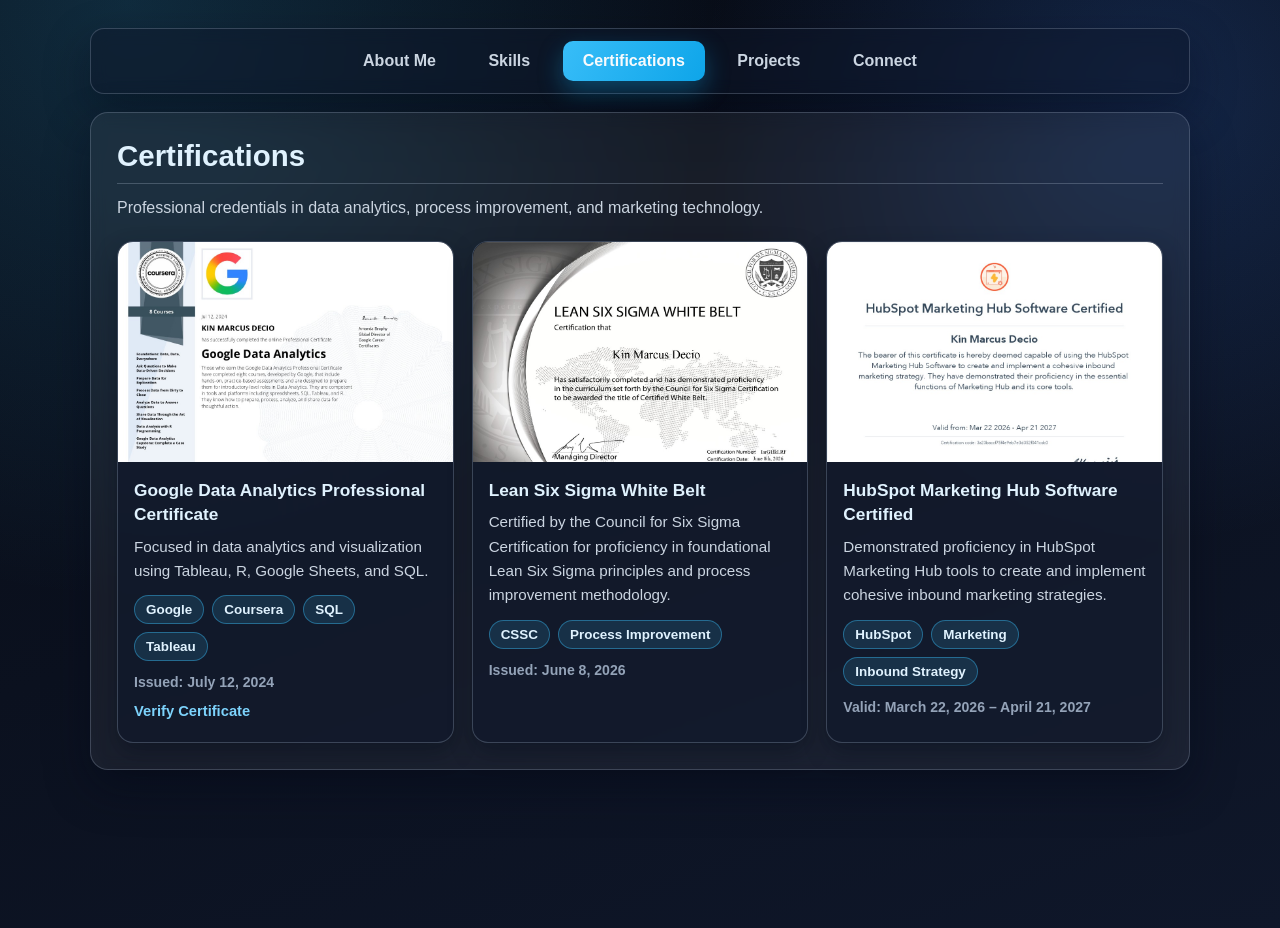
<file: Certifications.html>
<!DOCTYPE html>
<html lang="en">
<head>
  <meta charset="UTF-8">
  <meta name="viewport" content="width=device-width, initial-scale=1.0">
  <title>Certifications - Kin Marcus Decio</title>
  <link rel="stylesheet" href="Certifications.css">
</head>
<body>

  <div class="nav">
    <a href="Index.html">About Me</a>
    <a href="Skills.html">Skills</a>
    <a href="Certifications.html" class="active">Certifications</a>
    <a href="Projects.html">Projects</a>
    <a href="Socials.html">Connect</a>
  </div>

  <main class="main-content">
    <section class="certifications-section">
      <h2>Certifications</h2>
      <p class="intro">
        Professional credentials in data analytics, process improvement, and marketing technology.
      </p>

      <div class="cert-grid">
        <article class="cert-card">
          <a class="cert-image-link" href="google-data-analytics-certificate.png" target="_blank" rel="noopener noreferrer">
            <img src="google-data-analytics-certificate.png" alt="Google Data Analytics Professional Certificate">
          </a>
          <div class="cert-content">
            <h3>Google Data Analytics Professional Certificate</h3>
<p>Focused in data analytics and visualization using Tableau, R, Google Sheets, and SQL.</p>
            <div class="cert-meta">
              <span class="cert-bubble">Google</span>
              <span class="cert-bubble">Coursera</span>
              <span class="cert-bubble">SQL</span>
              <span class="cert-bubble">Tableau</span>
            </div>
            <p class="cert-date">Issued: July 12, 2024</p>
            <a class="cert-verify" href="https://coursera.org/verify/professional-cert/RRVSAMD9Z5S9" target="_blank" rel="noopener noreferrer">Verify Certificate</a>
          </div>
        </article>

        <article class="cert-card">
          <a class="cert-image-link" href="lean-six-sigma-white-belt.png" target="_blank" rel="noopener noreferrer">
            <img src="lean-six-sigma-white-belt.png" alt="Lean Six Sigma White Belt Certificate">
          </a>
          <div class="cert-content">
            <h3>Lean Six Sigma White Belt</h3>
            <p>Certified by the Council for Six Sigma Certification for proficiency in foundational Lean Six Sigma principles and process improvement methodology.</p>
            <div class="cert-meta">
              <span class="cert-bubble">CSSC</span>
              <span class="cert-bubble">Process Improvement</span>
            </div>
            <p class="cert-date">Issued: June 8, 2026</p>
          </div>
        </article>

        <article class="cert-card">
          <a class="cert-image-link" href="hubspot-marketing-hub-certificate.png" target="_blank" rel="noopener noreferrer">
            <img src="hubspot-marketing-hub-certificate.png" alt="HubSpot Marketing Hub Software Certificate">
          </a>
          <div class="cert-content">
            <h3>HubSpot Marketing Hub Software Certified</h3>
            <p>Demonstrated proficiency in HubSpot Marketing Hub tools to create and implement cohesive inbound marketing strategies.</p>
            <div class="cert-meta">
              <span class="cert-bubble">HubSpot</span>
              <span class="cert-bubble">Marketing</span>
              <span class="cert-bubble">Inbound Strategy</span>
            </div>
            <p class="cert-date">Valid: March 22, 2026 – April 21, 2027</p>
          </div>
        </article>
      </div>
    </section>
  </main>

</body>
</html>
</file>
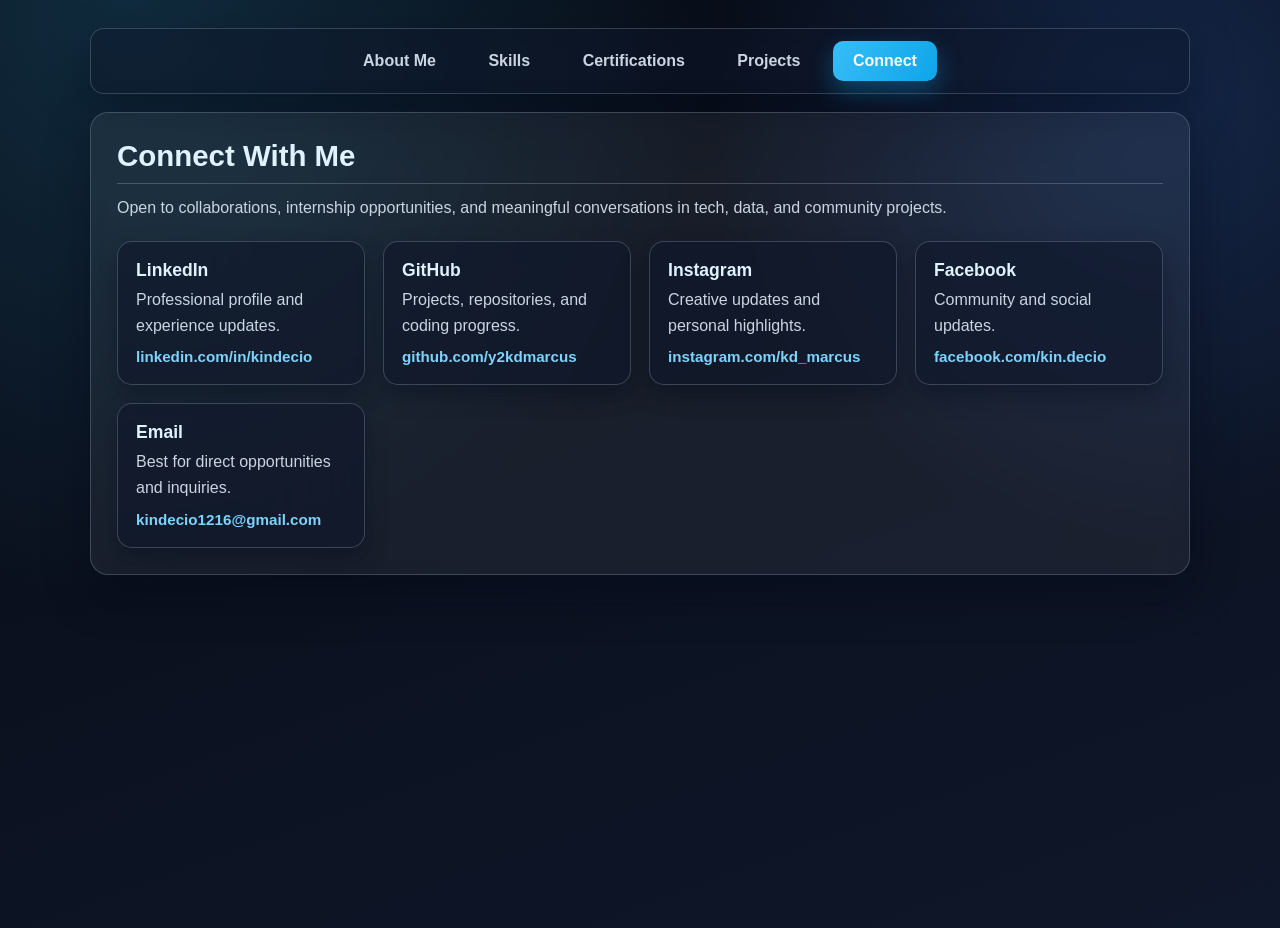
<file: Socials.html>
<!DOCTYPE html>
<html lang="en">
<head>
  <meta charset="UTF-8">
  <meta name="viewport" content="width=device-width, initial-scale=1.0">
  <title>Connect - Kin Marcus Decio</title>
  <link rel="stylesheet" href="Socials.css">
</head>
<body>

  <div class="nav">
    <a href="Index.html">About Me</a>
    <a href="Skills.html">Skills</a>
    <a href="Certifications.html">Certifications</a>
    <a href="Projects.html">Projects</a>
    <a href="Socials.html" class="active">Connect</a>
  </div>

  <main class="main-content">
    <section class="connect-section">
      <h2>Connect With Me</h2>
      <p class="intro">
        Open to collaborations, internship opportunities, and meaningful conversations in tech, data, and community projects.
      </p>

      <div class="social-grid">
        <a class="social-card" href="https://www.linkedin.com/in/kindecio" target="_blank" rel="noopener noreferrer">
          <h3>LinkedIn</h3>
          <p>Professional profile and experience updates.</p>
          <span class="social-link">linkedin.com/in/kindecio</span>
        </a>

        <a class="social-card" href="https://github.com/y2kdmarcus" target="_blank" rel="noopener noreferrer">
          <h3>GitHub</h3>
          <p>Projects, repositories, and coding progress.</p>
          <span class="social-link">github.com/y2kdmarcus</span>
        </a>

        <a class="social-card" href="https://www.instagram.com/kd_marcus/profilecard/?igsh=Y2hwbTl5cW56amx4" target="_blank" rel="noopener noreferrer">
          <h3>Instagram</h3>
          <p>Creative updates and personal highlights.</p>
          <span class="social-link">instagram.com/kd_marcus</span>
        </a>

        <a class="social-card" href="https://www.facebook.com/kin.decio?mibextid=ZbWKwL" target="_blank" rel="noopener noreferrer">
          <h3>Facebook</h3>
          <p>Community and social updates.</p>
          <span class="social-link">facebook.com/kin.decio</span>
        </a>

        <a class="social-card" href="mailto:kindecio1216@gmail.com">
          <h3>Email</h3>
          <p>Best for direct opportunities and inquiries.</p>
          <span class="social-link">kindecio1216@gmail.com</span>
        </a>
      </div>
    </section>
  </main>

</body>
</html>
</file>
<file: Certifications.css>
:root {
  --bg: #070b14;
  --bg-alt: #0f172a;
  --card: rgba(255, 255, 255, 0.06);
  --card-border: rgba(148, 163, 184, 0.3);
  --text: #e2e8f0;
  --muted: #94a3b8;
  --accent: #38bdf8;
  --accent-strong: #0ea5e9;
  --shadow: 0 18px 45px rgba(2, 8, 23, 0.4);
}

* {
  box-sizing: border-box;
}

body {
  font-family: "Segoe UI", "Inter", "Arial", sans-serif;
  margin: 0;
  color: var(--text);
  background:
    radial-gradient(1000px circle at 10% 0%, rgba(56, 189, 248, 0.18), transparent 60%),
    radial-gradient(900px circle at 90% 10%, rgba(59, 130, 246, 0.2), transparent 50%),
    linear-gradient(160deg, var(--bg), var(--bg-alt));
  min-height: 100vh;
}

/* NAV */
.nav {
  width: min(1100px, 92%);
  margin: 28px auto 10px;
  padding: 8px;
  text-align: center;
  background: rgba(15, 23, 42, 0.45);
  border: 1px solid var(--card-border);
  border-radius: 14px;
  backdrop-filter: blur(8px);
  box-shadow: var(--shadow);
}

.nav a {
  display: inline-block;
  padding: 11px 20px;
  margin: 4px;
  border-radius: 10px;
  text-decoration: none;
  color: #cbd5e1;
  font-size: 1rem;
  font-weight: 600;
  transition: transform 0.22s ease, box-shadow 0.22s ease, background 0.22s ease, color 0.22s ease;
}

.nav a:hover {
  color: #f8fafc;
  background: rgba(148, 163, 184, 0.18);
  transform: translateY(-2px) scale(1.03);
  box-shadow: 0 8px 18px rgba(2, 8, 23, 0.35);
}

.nav .active {
  color: #f8fafc;
  background: linear-gradient(120deg, var(--accent), var(--accent-strong));
  box-shadow: 0 10px 24px rgba(14, 165, 233, 0.35);
}

.main-content {
  width: 100%;
  padding: 8px 0 28px;
}

.certifications-section {
  width: min(1100px, 92%);
  margin: 0 auto;
  padding: 26px;
  border-radius: 18px;
  background: var(--card);
  border: 1px solid var(--card-border);
  backdrop-filter: blur(8px);
  box-shadow: var(--shadow);
}

.certifications-section h2 {
  margin: 0 0 10px;
  padding-bottom: 10px;
  font-size: clamp(1.4rem, 2.3vw, 1.9rem);
  color: #e0f2fe;
  border-bottom: 1px solid rgba(148, 163, 184, 0.35);
}

.intro {
  margin: 0 0 20px;
  color: #cbd5e1;
  line-height: 1.7;
}

.cert-grid {
  display: grid;
  grid-template-columns: repeat(auto-fit, minmax(300px, 1fr));
  gap: 18px;
}

.cert-card {
  overflow: hidden;
  border-radius: 16px;
  background: rgba(15, 23, 42, 0.62);
  border: 1px solid rgba(148, 163, 184, 0.32);
  box-shadow: 0 10px 22px rgba(2, 8, 23, 0.35);
  transition: transform 0.22s ease, border-color 0.22s ease, box-shadow 0.22s ease;
}

.cert-card:hover {
  transform: translateY(-4px) scale(1.01);
  border-color: rgba(56, 189, 248, 0.7);
  box-shadow: 0 14px 28px rgba(2, 8, 23, 0.45);
}

.cert-image-link {
  display: block;
  background: rgba(2, 8, 23, 0.65);
  overflow: hidden;
}

.cert-image-link img {
  display: block;
  width: 100%;
  height: 220px;
  object-fit: cover;
  object-position: top center;
  transition: transform 0.25s ease;
}

.cert-card:hover .cert-image-link img {
  transform: scale(1.03);
}

.cert-content {
  padding: 16px;
}

.cert-content h3 {
  margin: 0 0 8px;
  color: #e0f2fe;
  font-size: 1.08rem;
  line-height: 1.4;
}

.cert-content p {
  margin: 0 0 12px;
  color: #cbd5e1;
  line-height: 1.6;
  font-size: 0.95rem;
}

.cert-meta {
  display: flex;
  flex-wrap: wrap;
  gap: 8px;
  margin-bottom: 10px;
}

.cert-bubble {
  padding: 6px 11px;
  border-radius: 999px;
  font-size: 0.84rem;
  font-weight: 600;
  color: #e0f2fe;
  background: rgba(56, 189, 248, 0.14);
  border: 1px solid rgba(56, 189, 248, 0.42);
  transition: transform 0.2s ease, background 0.2s ease, border-color 0.2s ease;
}

.cert-bubble:hover {
  transform: translateY(-2px) scale(1.05);
  background: rgba(56, 189, 248, 0.24);
  border-color: rgba(56, 189, 248, 0.75);
}

.cert-date {
  margin: 0 0 8px !important;
  color: var(--muted) !important;
  font-size: 0.88rem !important;
  font-weight: 600;
}

.cert-verify {
  display: inline-block;
  color: #7dd3fc;
  font-size: 0.92rem;
  font-weight: 600;
  text-decoration: none;
  transition: color 0.2s ease, transform 0.2s ease;
}

.cert-verify:hover {
  color: #bae6fd;
  transform: translateX(2px);
}

@media (max-width: 860px) {
  .certifications-section {
    padding: 20px;
  }

  .cert-image-link img {
    height: 190px;
  }
}
</file>
<file: Socials.css>
:root {
  --bg: #070b14;
  --bg-alt: #0f172a;
  --card: rgba(255, 255, 255, 0.06);
  --card-border: rgba(148, 163, 184, 0.3);
  --text: #e2e8f0;
  --muted: #94a3b8;
  --accent: #38bdf8;
  --accent-strong: #0ea5e9;
  --shadow: 0 18px 45px rgba(2, 8, 23, 0.4);
}

* {
  box-sizing: border-box;
}

body {
  font-family: "Segoe UI", "Inter", "Arial", sans-serif;
  margin: 0;
  color: var(--text);
  background:
    radial-gradient(1000px circle at 10% 0%, rgba(56, 189, 248, 0.18), transparent 60%),
    radial-gradient(900px circle at 90% 10%, rgba(59, 130, 246, 0.2), transparent 50%),
    linear-gradient(160deg, var(--bg), var(--bg-alt));
  min-height: 100vh;
}

/* NAV */
.nav {
  width: min(1100px, 92%);
  margin: 28px auto 10px;
  padding: 8px;
  text-align: center;
  background: rgba(15, 23, 42, 0.45);
  border: 1px solid var(--card-border);
  border-radius: 14px;
  backdrop-filter: blur(8px);
  box-shadow: var(--shadow);
}

.nav a {
  display: inline-block;
  padding: 11px 20px;
  margin: 4px;
  border-radius: 10px;
  text-decoration: none;
  color: #cbd5e1;
  font-size: 1rem;
  font-weight: 600;
  transition: transform 0.22s ease, box-shadow 0.22s ease, background 0.22s ease, color 0.22s ease;
}

.nav a:hover {
  color: #f8fafc;
  background: rgba(148, 163, 184, 0.18);
  transform: translateY(-2px) scale(1.03);
  box-shadow: 0 8px 18px rgba(2, 8, 23, 0.35);
}

.nav .active {
  color: #f8fafc;
  background: linear-gradient(120deg, var(--accent), var(--accent-strong));
  box-shadow: 0 10px 24px rgba(14, 165, 233, 0.35);
}

.main-content {
  width: 100%;
  padding: 8px 0 28px;
}

.connect-section {
  width: min(1100px, 92%);
  margin: 0 auto;
  padding: 26px;
  border-radius: 18px;
  background: var(--card);
  border: 1px solid var(--card-border);
  backdrop-filter: blur(8px);
  box-shadow: var(--shadow);
}

.connect-section h2 {
  margin: 0 0 10px;
  padding-bottom: 10px;
  font-size: clamp(1.4rem, 2.3vw, 1.9rem);
  color: #e0f2fe;
  border-bottom: 1px solid rgba(148, 163, 184, 0.35);
}

.intro {
  margin: 0 0 20px;
  color: #cbd5e1;
  line-height: 1.7;
}

.social-grid {
  display: grid;
  grid-template-columns: repeat(auto-fit, minmax(240px, 1fr));
  gap: 18px;
}

.social-card {
  display: block;
  text-decoration: none;
  padding: 18px;
  border-radius: 15px;
  background: rgba(15, 23, 42, 0.62);
  border: 1px solid rgba(148, 163, 184, 0.32);
  box-shadow: 0 10px 22px rgba(2, 8, 23, 0.35);
  transition: transform 0.22s ease, border-color 0.22s ease, box-shadow 0.22s ease;
}

.social-card:hover {
  transform: translateY(-4px) scale(1.01);
  border-color: rgba(56, 189, 248, 0.7);
  box-shadow: 0 14px 28px rgba(2, 8, 23, 0.45);
}

.social-card h3 {
  margin: 0 0 6px;
  color: #e0f2fe;
  font-size: 1.1rem;
}

.social-card p {
  margin: 0 0 10px;
  color: #cbd5e1;
  line-height: 1.6;
}

.social-link {
  color: #7dd3fc;
  font-size: 0.95rem;
  font-weight: 600;
  word-break: break-word;
}

@media (max-width: 860px) {
  .connect-section {
    padding: 20px;
  }
}
</file>
